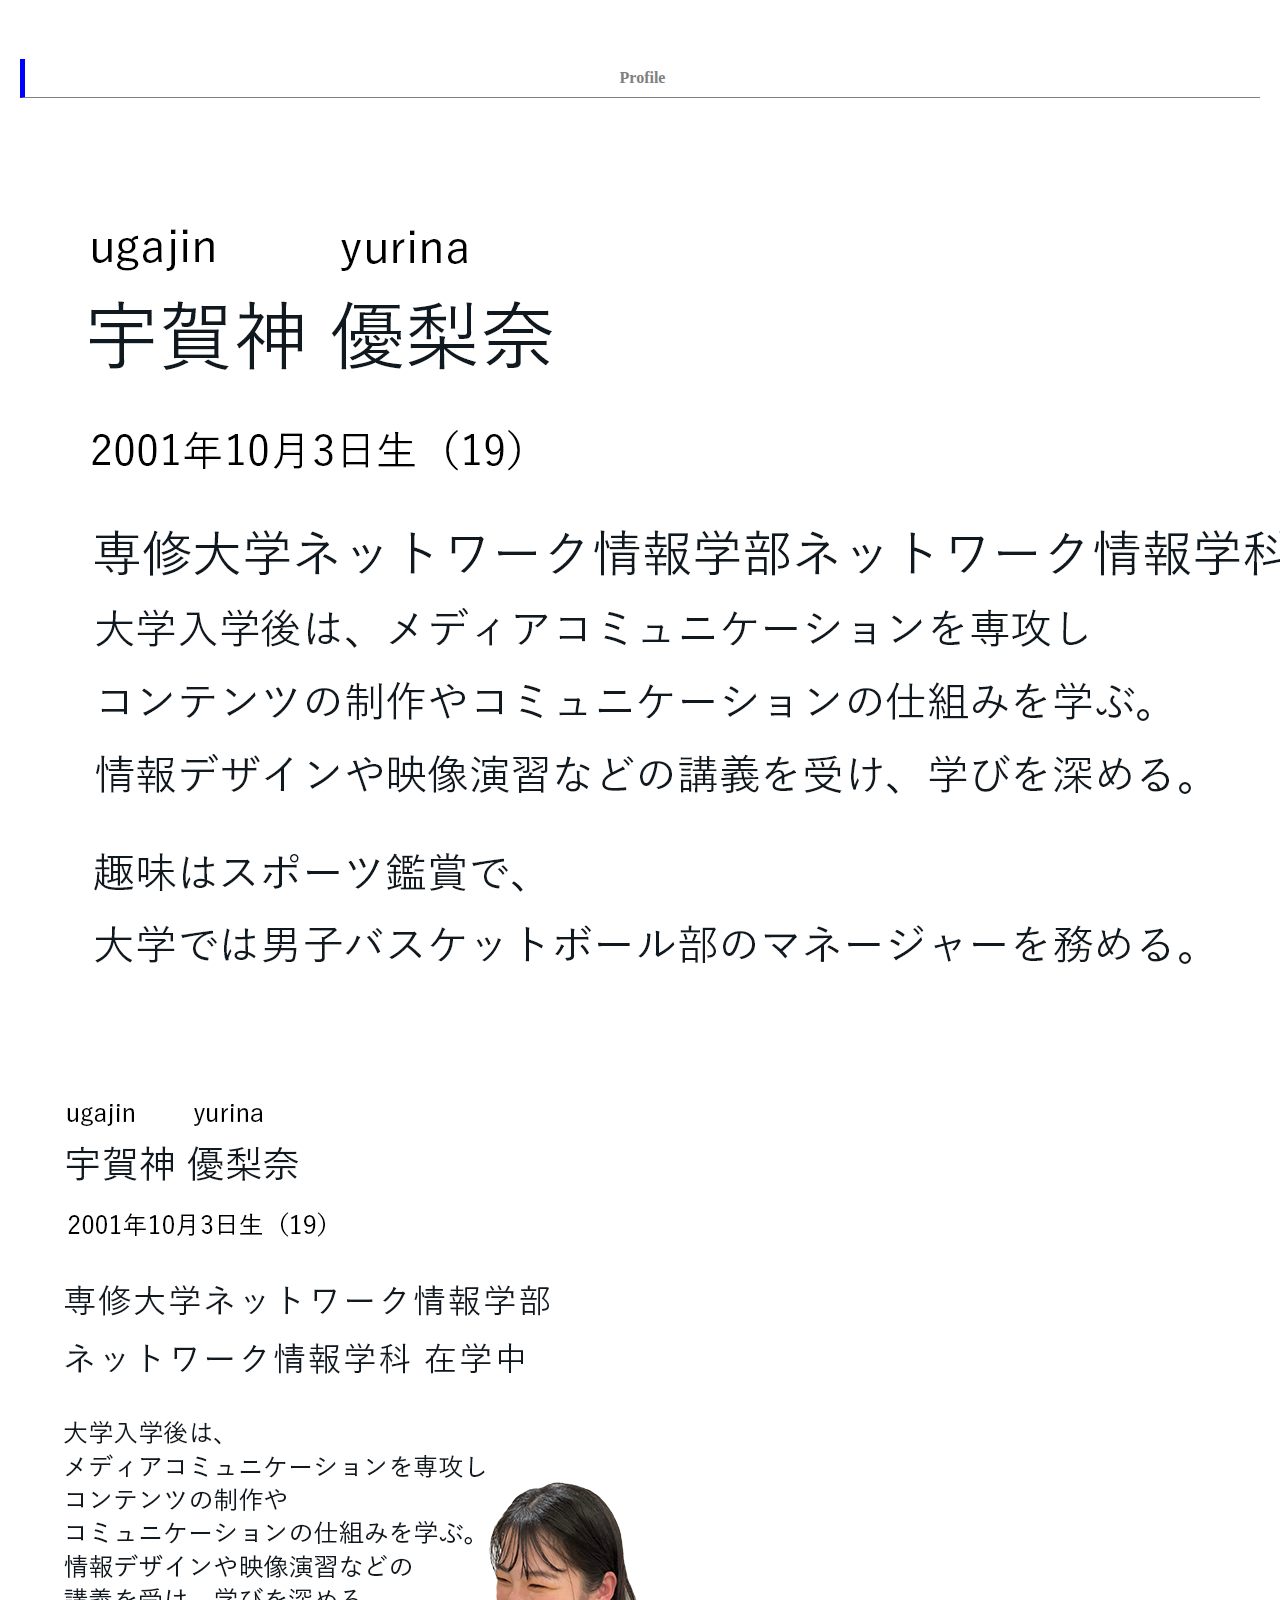
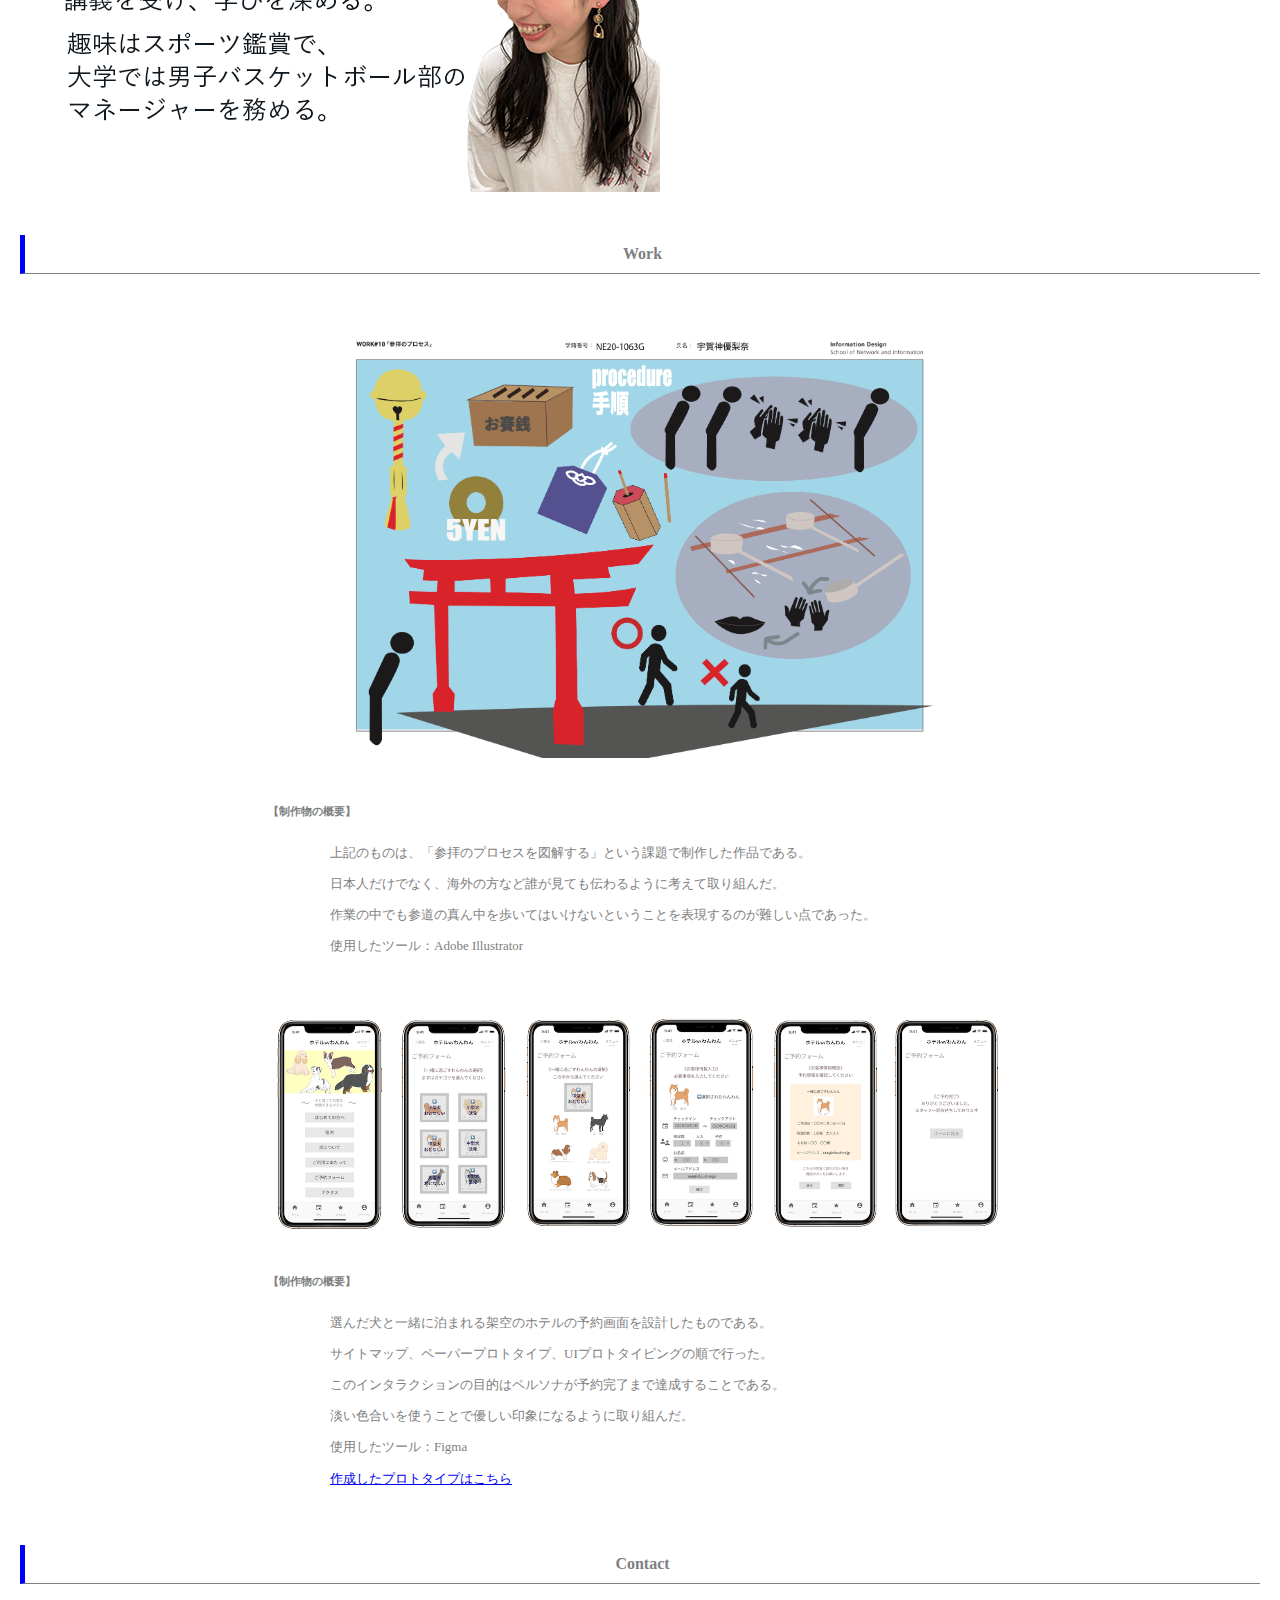
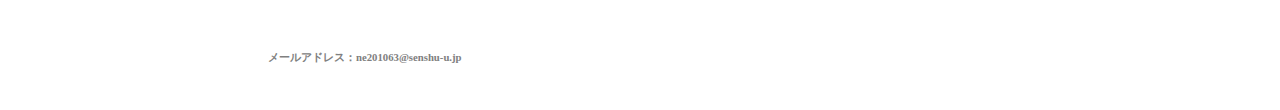
<file: portfolio.html>
<!DOCTYPE html>
<html lang="ja">
 <head>
   <link rel="stylesheet" type="text/css" href="port.css">
   <meta charset="UTF-8">
	 <meta charset="utf-8">
   <meta name="viewport" content="width=device-width, initial-scale=1">
   <link href="https://cdn.jsdelivr.net/npm/bootstrap@5.0.2/dist/css/bootstrap.min.css" rel="stylesheet" integrity="sha384-EVSTQN3/azprG1Anm3QDgpJLIm9Nao0Yz1ztcQTwFspd3yD65VohhpuuCOmLASjC" crossorigin="anonymous">
	 <title>ugajinyurina</title>
 </head>

 <body>
	 <br>
	 <h4>Profile</h4>
  	 <script src="https://cdn.jsdelivr.net/npm/bootstrap@5.0.2/dist/js/bootstrap.bundle.min.js" integrity="sha384-MrcW6ZMFYlzcLA8Nl+NtUVF0sA7MsXsP1UyJoMp4YLEuNSfAP+JcXn/tWtIaxVXM" crossorigin="anonymous"></script>
		 <br>
     <img class="pc" src="pc.png" alt=”picture”>
     <img class="sp" src="sp.png" alt="picture2">

	 <br><br>
	 <h4>Work</h4>
	 　<br>
		 <img class="god" src="work10_ver2.png" alt="work1">
		   <br><br>
		   <h6>【制作物の概要】</h6>
			 <p>上記のものは、「参拝のプロセスを図解する」という課題で制作した作品である。</p>
			 <p>日本人だけでなく、海外の方など誰が見ても伝わるように考えて取り組んだ。</p>
			 <p>作業の中でも参道の真ん中を歩いてはいけないということを表現するのが難しい点であった。</p>
			 <p>使用したツール：Adobe Illustrator</p>
			 <br><br>
	   <img class="figma" src="figma.png" alt="work2">
		   <br>
		   <h6>【制作物の概要】</h6>
		   <p>選んだ犬と一緒に泊まれる架空のホテルの予約画面を設計したものである。</p>
			 <p>サイトマップ、ペーパープロトタイプ、UIプロトタイピングの順で行った。</p>
			 <p>このインタラクションの目的はペルソナが予約完了まで達成することである。</p>
			 <p>淡い色合いを使うことで優しい印象になるように取り組んだ。</p>
			 <p>使用したツール：Figma</p>
			 <div class="link">
			 <a href="https://www.figma.com/proto/pasfZWhWEvyencmLQS2MIB/Untitled?scaling=scale-down&page-id=0%3A1&starting-point-node-id=13%3A51&node-id=13%3A51">作成したプロトタイプはこちら</a>
			 </div>
		<br><br>
		<h4>Contact</h4>
		　<h6>メールアドレス：ne201063@senshu-u.jp</h6>
 </body>
</file>
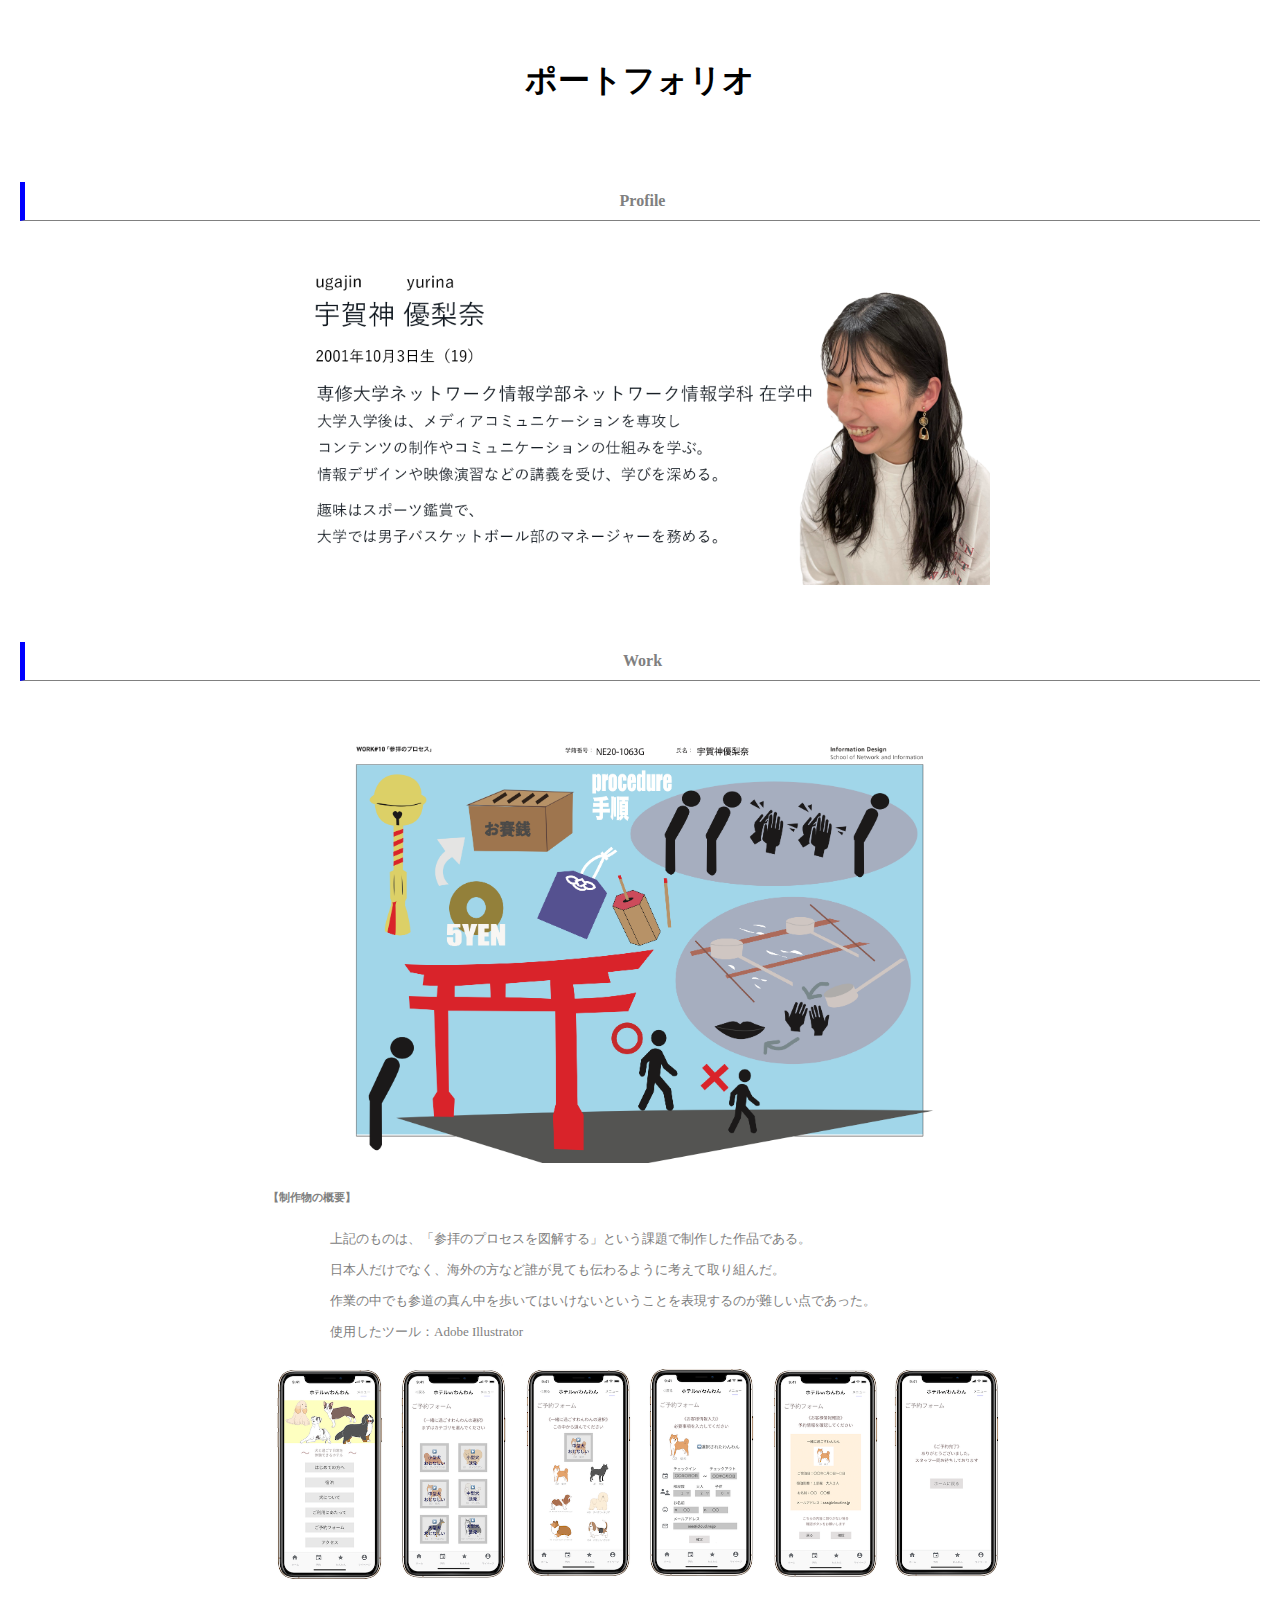
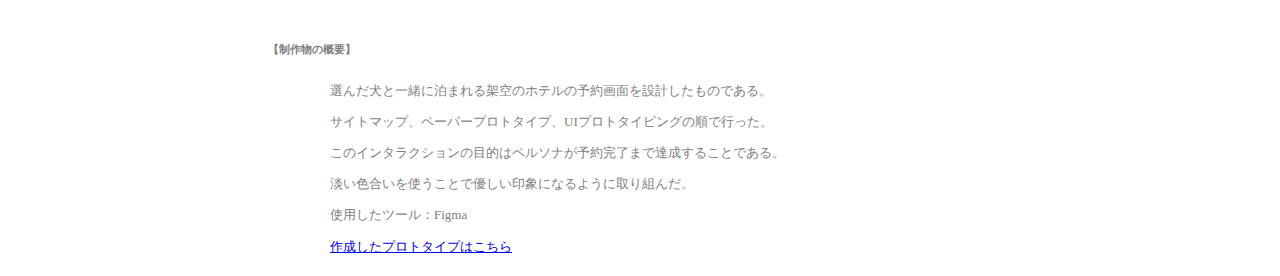
<file: portfolio/portfolio.html>
<!DOCTYPE html>
<html lang="ja">
 <head>
   <link rel="stylesheet" type="text/css" href="port.css">
   <meta charset="UTF-8">
	 <meta charset="utf-8">
   <meta name="viewport" content="width=device-width, initial-scale=1">
   <link href="https://cdn.jsdelivr.net/npm/bootstrap@5.0.2/dist/css/bootstrap.min.css" rel="stylesheet" integrity="sha384-EVSTQN3/azprG1Anm3QDgpJLIm9Nao0Yz1ztcQTwFspd3yD65VohhpuuCOmLASjC" crossorigin="anonymous">
	 <title>portfolio</title>
 </head>

 <body>
	 <br>
	 <h1>ポートフォリオ</h1>
	 <br><br>
	 <h4>Profile</h4>
  	 <script src="https://cdn.jsdelivr.net/npm/bootstrap@5.0.2/dist/js/bootstrap.bundle.min.js" integrity="sha384-MrcW6ZMFYlzcLA8Nl+NtUVF0sA7MsXsP1UyJoMp4YLEuNSfAP+JcXn/tWtIaxVXM" crossorigin="anonymous"></script>
		 <img class="pc" src="pc.png" alt="宇賀神優梨奈　plofile">
	 	 <img class="sp" src="sp.png" alt="宇賀神優梨奈　plofile">
	 <br><br>
	 <h4>Work</h4>
	 <br>
		 <img class="god" src="work10_ver2.png" alt="課題１">
		   <br>
		   <h6>【制作物の概要】</h6>
			 <p>上記のものは、「参拝のプロセスを図解する」という課題で制作した作品である。</p>
			 <p>日本人だけでなく、海外の方など誰が見ても伝わるように考えて取り組んだ。</p>
			 <p>作業の中でも参道の真ん中を歩いてはいけないということを表現するのが難しい点であった。</p>
			 <p>使用したツール：Adobe Illustrator</p>
	   <img class="figma" src="figma.png" alt="課題２">
		   <br><br>
		   <h6>【制作物の概要】</h6>
		   <p>選んだ犬と一緒に泊まれる架空のホテルの予約画面を設計したものである。</p>
			 <p>サイトマップ、ペーパープロトタイプ、UIプロトタイピングの順で行った。</p>
			 <p>このインタラクションの目的はペルソナが予約完了まで達成することである。</p>
			 <p>淡い色合いを使うことで優しい印象になるように取り組んだ。</p>
			 <p>使用したツール：Figma</p>
			 <a href="https://www.figma.com/proto/pasfZWhWEvyencmLQS2MIB/Untitled?scaling=scale-down&page-id=0%3A1&starting-point-node-id=13%3A51&node-id=13%3A51">作成したプロトタイプはこちら</a>
		
 </body>
</file>
<file: port.css>
body {
  background-repeat: no-repeat;
  background-position: 100% 100%;
  background-attachment: fixed;
  margin: 10px;
  padding:10px;
}

h1{
	text-align: center;
	font-weight: bold;
	line-break: loose;
}

h4{
	font-family: 'Century Gothic';
	color: #808080;
	text-align: center;
	border-left :solid 5px blue;
	border-bottom: solid 1px gray;
	padding: 10px;
}

h5{
	margin-left: 25%;
	margin-right: 25%;
	font-family: 'Century Gothic';
	color: #808080;
}

h6{
	margin-left: 20%;
	margin-right: 25%;
	font-family: 'Century Gothic';
	color: #808080;
}

p{
	font-size: small;
	font-family: 'Century Gothic';
	color: #808080;
	margin-left: 25%;
	margin-right: 25%;
}

/* .pc { 
	display: block !important;
  margin-left: 70%;
	margin-right: 25%;
	width: 200px;
}
.sp { 
	display: none !important; 
	margin-left: 70%;
	margin-right: 25%;
  width:150px;
}
 
@media only screen and (max-width: 750px) {
    .pc { display: none !important; }
    .sp { display: block !important; }
} */



.god{
	margin-left: 25%;
	margin-right: 10%;
	width: 50%;
}

.figma{
	margin-left: 20%;
	width: 60%;
}

a {
	font-size: smaller;
	margin-left: 25%;
	margin-right: 20%;
}

a :link{
	color: dimgray;
}

a :hover{
	color: rgb(54, 54, 158);
}

a :visited{
	color: navy;
}
</file>
<file: portfolio/port.css>
body {
  background-repeat: no-repeat;
  background-position: 100% 100%;
  background-attachment: fixed;
  margin: 10px;
  padding:10px;
}

h1{
	text-align: center;
	font-weight: bold;
	line-break: loose;
}

h4{
	font-family: 'Century Gothic';
	color: #808080;
	text-align: center;
	border-left :solid 5px blue;
	border-bottom: solid 1px gray;
	padding: 10px;
}

h6{
	margin-left: 20%;
	font-family: 'Century Gothic';
	color: #808080;
}

p{
	font-size: small;
	font-family: 'Century Gothic';
	color: #808080;
	margin-left: 25%;
}

.pc { 
	display: block !important;
  margin: auto;
	width: 700px;
}
.sp { 
	display: none !important; 
	margin: auto;
  width:400px;
}
 
@media only screen and (max-width: 750px) {
    .pc { display: none !important; }
    .sp { display: block !important; }
}

.god{
	margin-left: 25%;
	margin-right: 10%;
	width: 50%;
}

.figma{
	margin-left: 20%;
	width: 60%;
}

a {
	font-size: smaller;
	margin-left: 25%;
	margin-right: 20%;
}

a :link{
	color: dimgray;
}

a :hover{
	color: rgb(54, 54, 158);
}

a :visited{
	color: navy;
}
</file>
